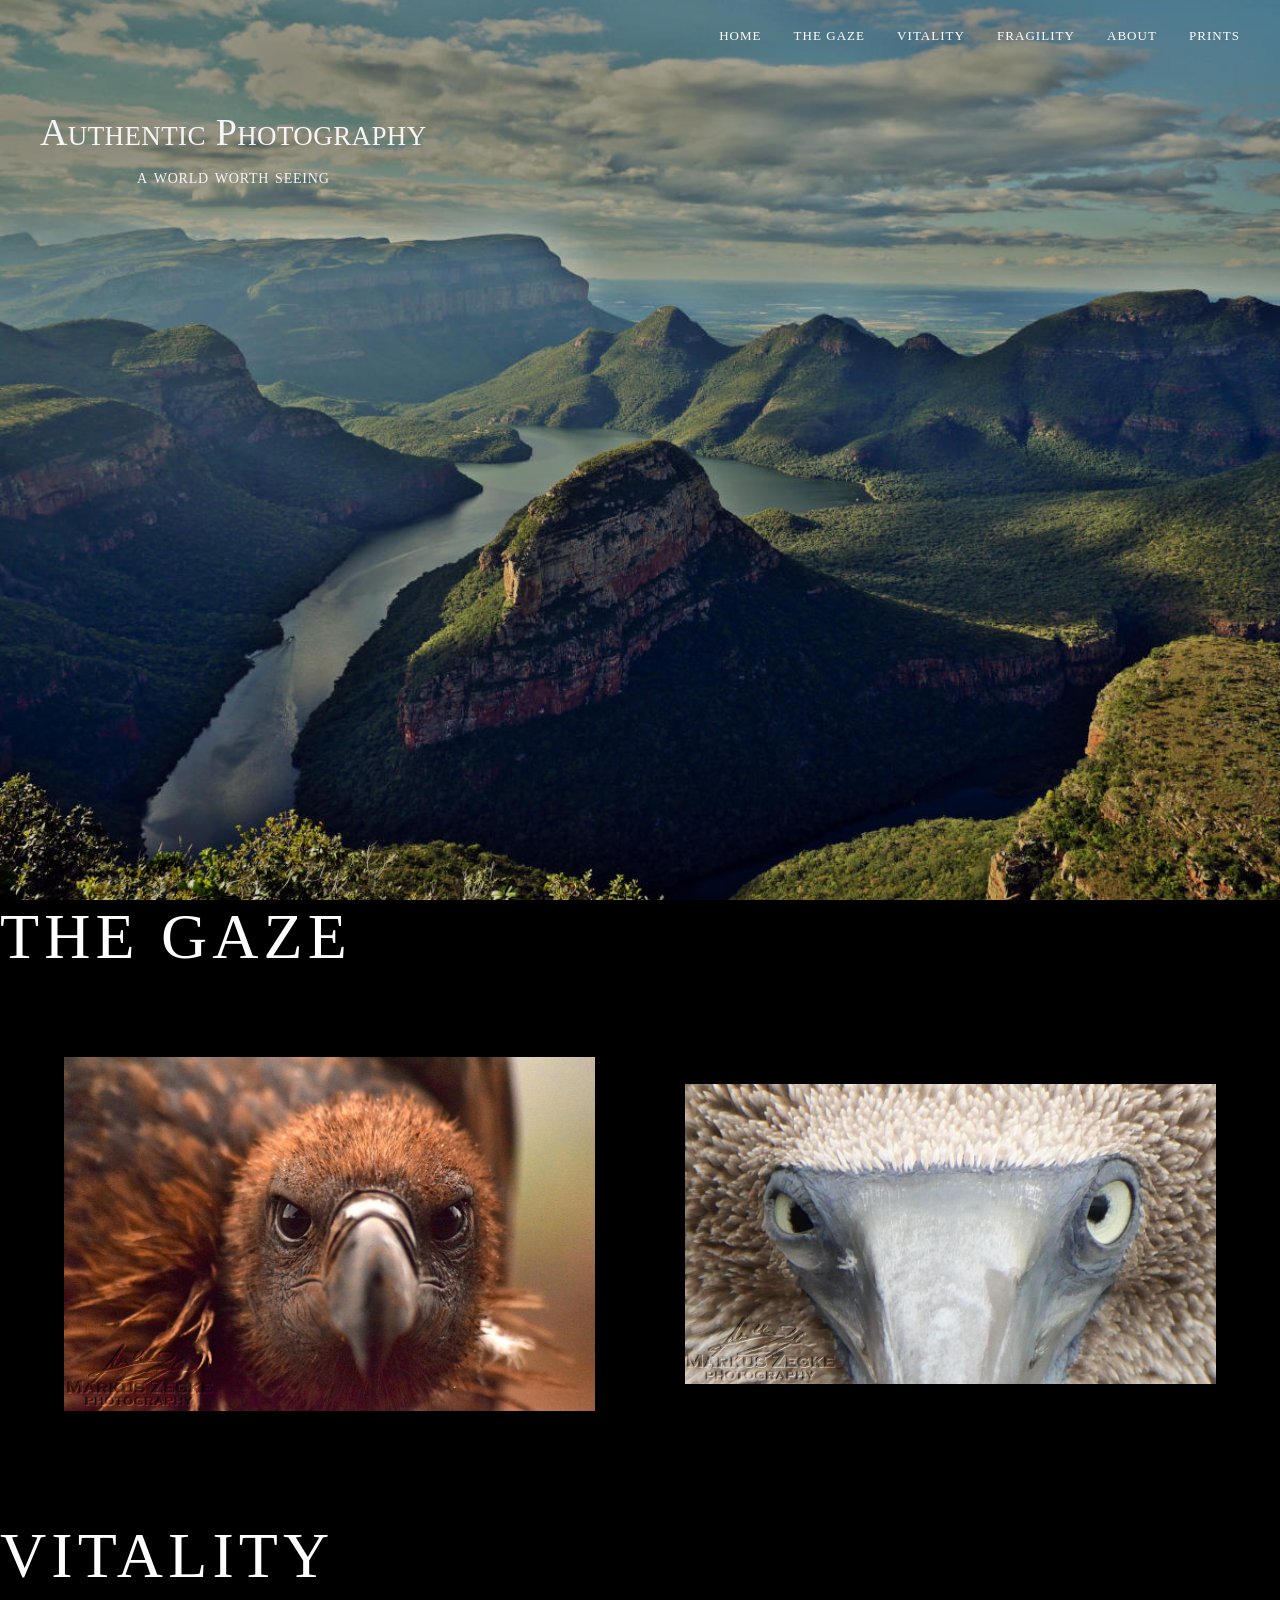
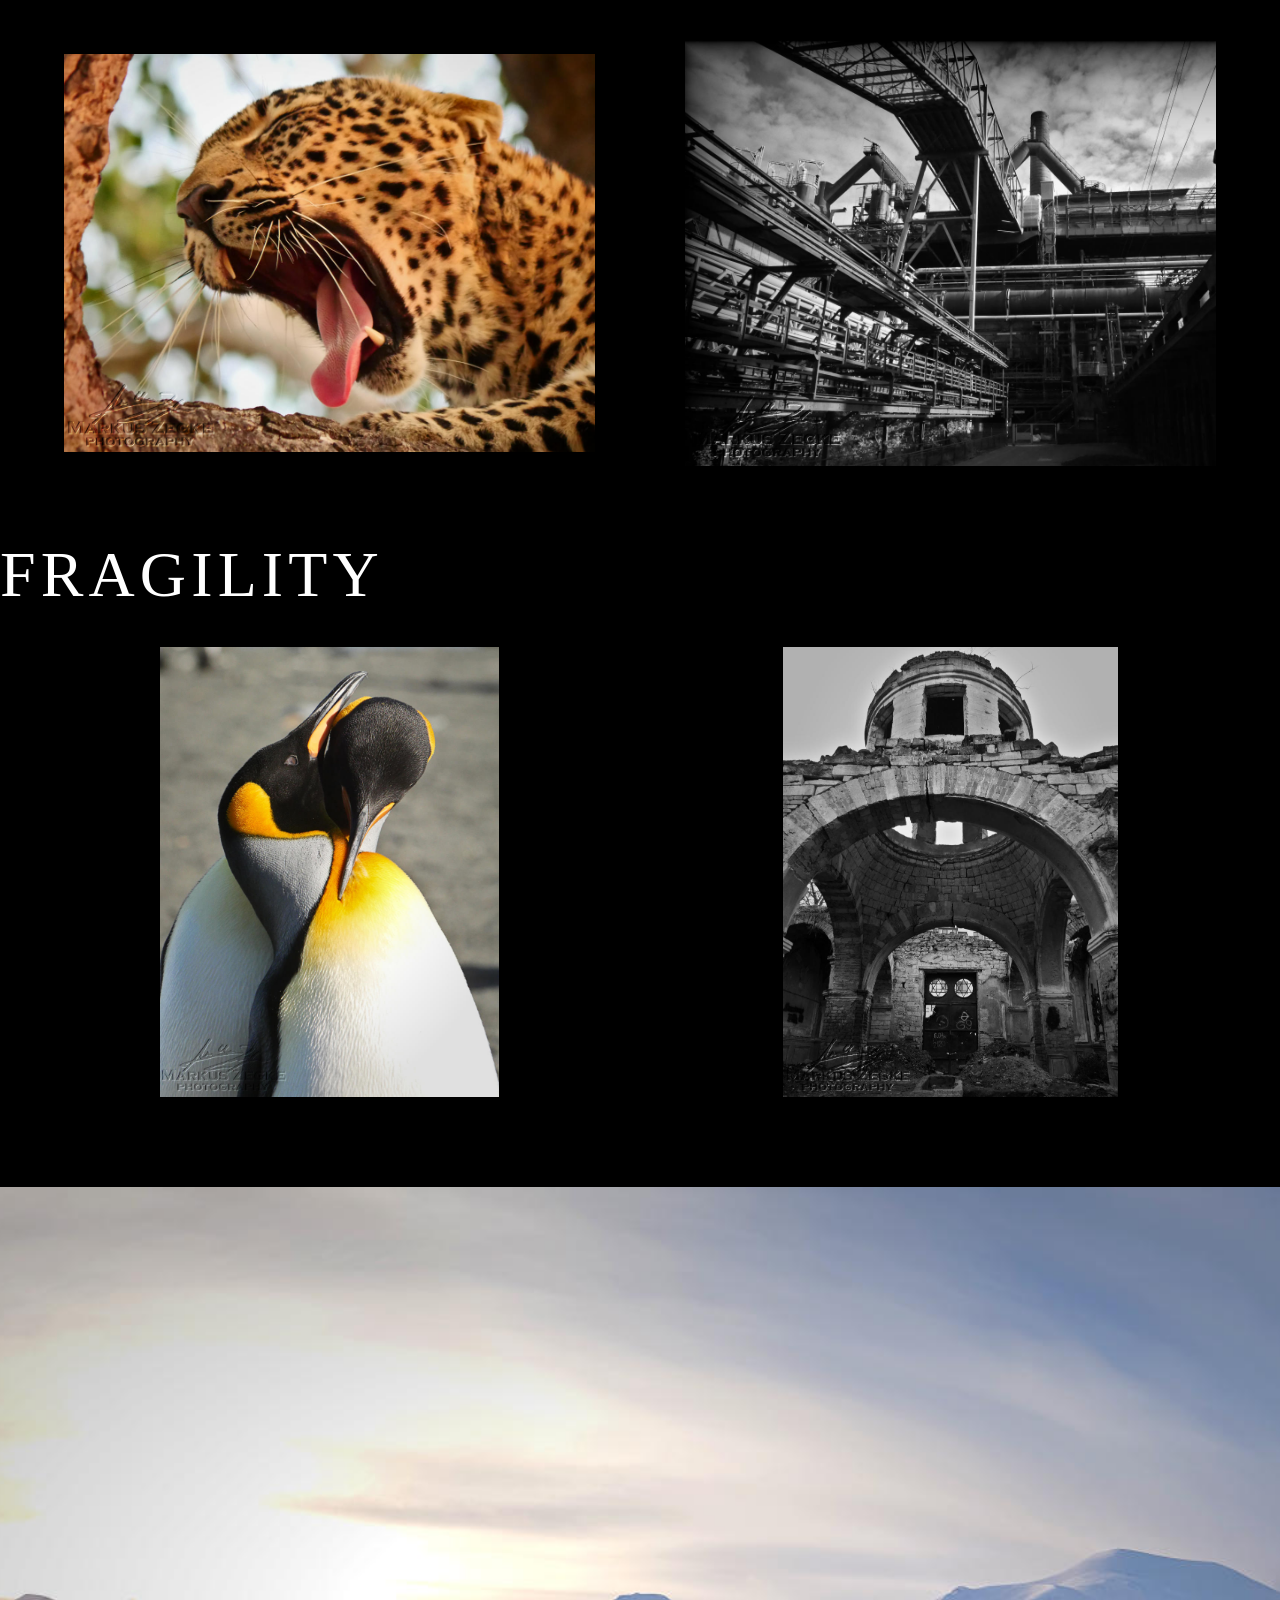
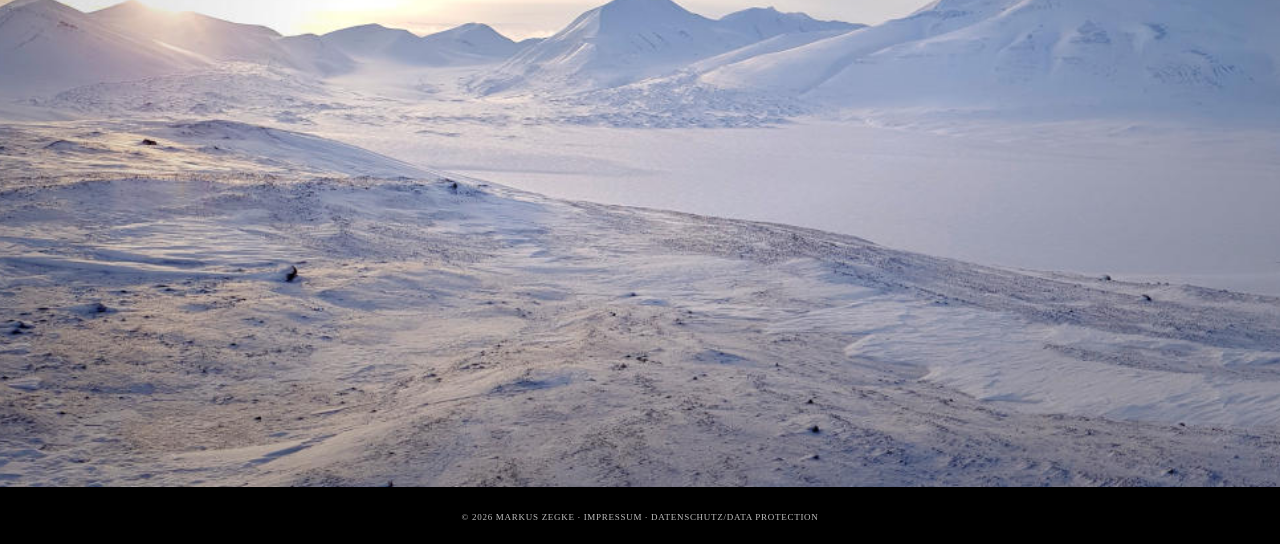
<file: index.html>
<!DOCTYPE html>
<html lang="en">

<head>
    <meta charset="UTF-8">
    <meta name="viewport" content="width=device-width, initial-scale=1.0">

    <title>Authentic Photography</title>

    <link rel="stylesheet" href="css/style.css">


    <script data-goatcounter="https://markus-zegke.goatcounter.com/count"
    async src="//gc.zgo.at/count.js"></script>
</head>

<body>
    <body class="home-page"></body>
    <header>
        <nav>
            <button class="menu-toggle" aria-label="Open menu">
                <span></span>
                <span></span>
                <span></span>
            </button>
        
            <div class="mobile-menu">
                <a href="index.html">Home</a>
                <a href="gaze.html">The Gaze</a>
                <a href="vitality.html">Vitality</a>
                <a href="fragility.html">Fragility</a>
                <a href="about.html">About</a>
                <a href="prints.html">Prints</a>
            </div>
        </nav>
    </header>


    <main>
      
        <!-- INTRO -->

        <section class="homepage-hero">
            <img src="images/intro/P1320345aweb.JPG" alt="Landscape">

            <div class="homepage-title">
                <h1>Authentic Photography</h1>
                <p>a world worth seeing</p>
            </div>
        </section>


        <!-- THE GAZE -->

        <section id="gaze">

            <h2><a href="gaze.html">The Gaze</a></h2>

            <div>
                <a href="gaze.html">
                    <img src="images/gaze/01-DSC_0889aweb.JPG" alt="Vulture">
                </a>
            
                <a href="gaze.html">
                    <img src="images/gaze/02-P1023856dweb.JPG" alt="Booby">
                </a>
            </div>

        </section>


        <!-- VITALITY -->

        <section id="vitality">

            <h2><a href="vitality.html">Vitality</a></h2>

            <div>
                <a href="vitality.html">
                    <img src="images/vitality/01-P1342949cweb.JPG" alt="Leopard">
                </a>
            
                <a href="vitality.html">
                    <img src="images/vitality/01-P1376415cweb.JPG" alt="Völklinger Hütte">
                </a>
            </div>

        </section>


        <!-- FRAGILITY -->

        <section id="fragility">

            <h2><a href="fragility.html">Fragility</a></h2>

            <div>
                <a href="fragility.html">
                    <img src="images/fragility/01-P1240104cweb.JPG" alt="Penguin">
                </a>
                <a href="fragility.html">
                    <img src="images/fragility/01-P1387700bweb.JPG" alt="Ruin">
                </a>
            </div>

        </section>

        <section class="bottom-panorama">
            <img src="images/intro/20240305_110701bweb.jpg"
                 alt="Landscape">
        </section>

    </main>

    <footer>
        <p>
            © 2026 Markus Zegke ·
            <a href="impressum.html">Impressum</a> ·
            <a href="datenschutz.html">Datenschutz/Data Protection</a>
        </p>
    </footer>

    <script src="js/menu.js"></script>
    
</body>

</html>
</file>
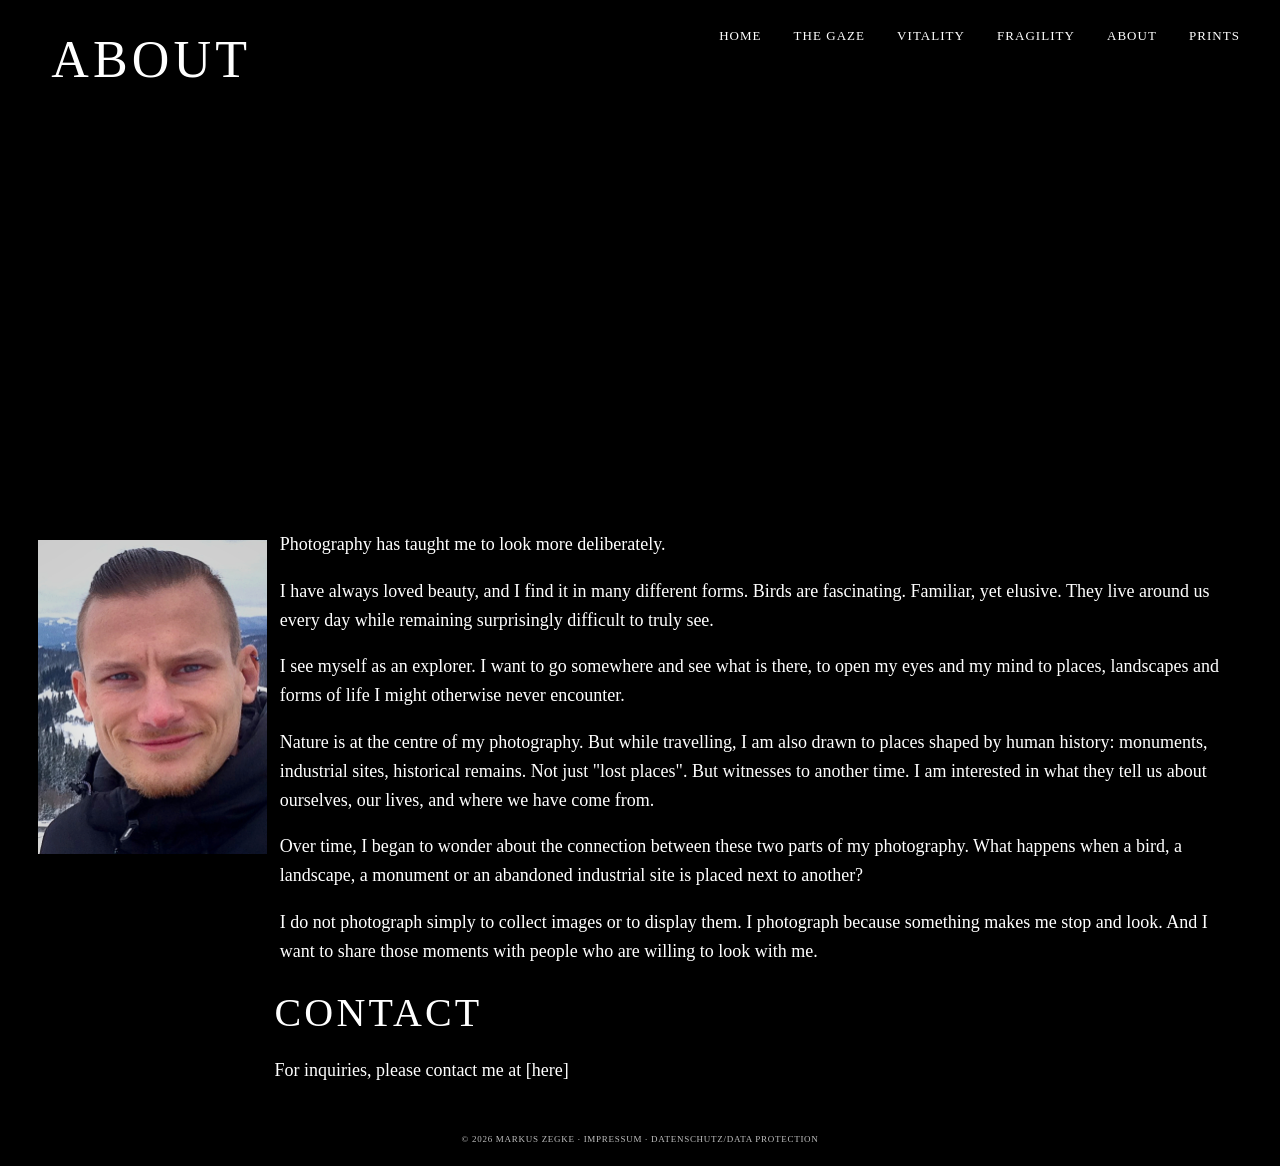
<file: about.html>
<!DOCTYPE html>
<html lang="en">

<head>
    <meta charset="UTF-8">
    <meta name="viewport" content="width=device-width, initial-scale=1.0">

    <title>About</title>

    <link rel="stylesheet" href="css/style.css">

    <script data-goatcounter="https://markus-zegke.goatcounter.com/count"
    async src="//gc.zgo.at/count.js"></script>

</head>

<body>

    <header>
        <nav>
            <button class="menu-toggle" aria-label="Open menu">
                <span></span>
                <span></span>
                <span></span>
            </button>
        
            <div class="mobile-menu">
                <a href="index.html">Home</a>
                <a href="gaze.html">The Gaze</a>
                <a href="vitality.html">Vitality</a>
                <a href="fragility.html">Fragility</a>
                <a href="about.html">About</a>
                <a href="prints.html">Prints</a>
            </div>
        </nav>
    </header>


    <main class="about">

        <section class="about-intro">
            <h1>ABOUT</h1>
        </section>


        <section class="about-content">

            <div class="about-portrait">
                <img src="images/about/IMG_1650a.JPG" alt="Portrait">
            </div>
        
            <div class="about-text">

            <p>
                Photography has taught me to look more deliberately.
            </p>

            <p>
                I have always loved beauty, and I find it in many different forms.
                Birds are fascinating. Familiar, yet elusive. They live around us every day 
                while remaining surprisingly difficult to truly see.
            </p>
            
            <p>
                I see myself as an explorer. I want to go somewhere and see what is there,
                to open my eyes and my mind to places, landscapes and forms of life
                I might otherwise never encounter.
            </p>

            <p>
                Nature is at the centre of my photography. But while travelling,
                I am also drawn to places shaped by human history: monuments, industrial sites, 
                historical remains. Not just "lost places". But witnesses to another time. 
                I am interested in what they tell us about ourselves, our lives, and where we have come from.
            </p>

            <p>
                Over time, I began to wonder about the connection between these two parts
                of my photography. What happens when a bird, a landscape, a monument
                or an abandoned industrial site is placed next to another?
            </p>

            <p>
                I do not photograph simply to collect images or to display them.
                I photograph because something makes me stop and look.
                And I want to share those moments with people who are willing to look with me.
            </p>

            </div>

        </section>

        <section class="about-contact" id="contact">
                <h2>CONTACT</h2>

                 <p>
                For inquiries, please contact me at
                <a href="mailto:[name.surname@gmail.com]">[here]</a>
                 </p>
        </section>

    </main>

    <footer>
        <p>
            © 2026 Markus Zegke ·
            <a href="impressum.html">Impressum</a> ·
            <a href="datenschutz.html">Datenschutz/Data Protection</a>
        </p>
    </footer>

    <script src="js/menu.js"></script>

</body>

</html>
</file>
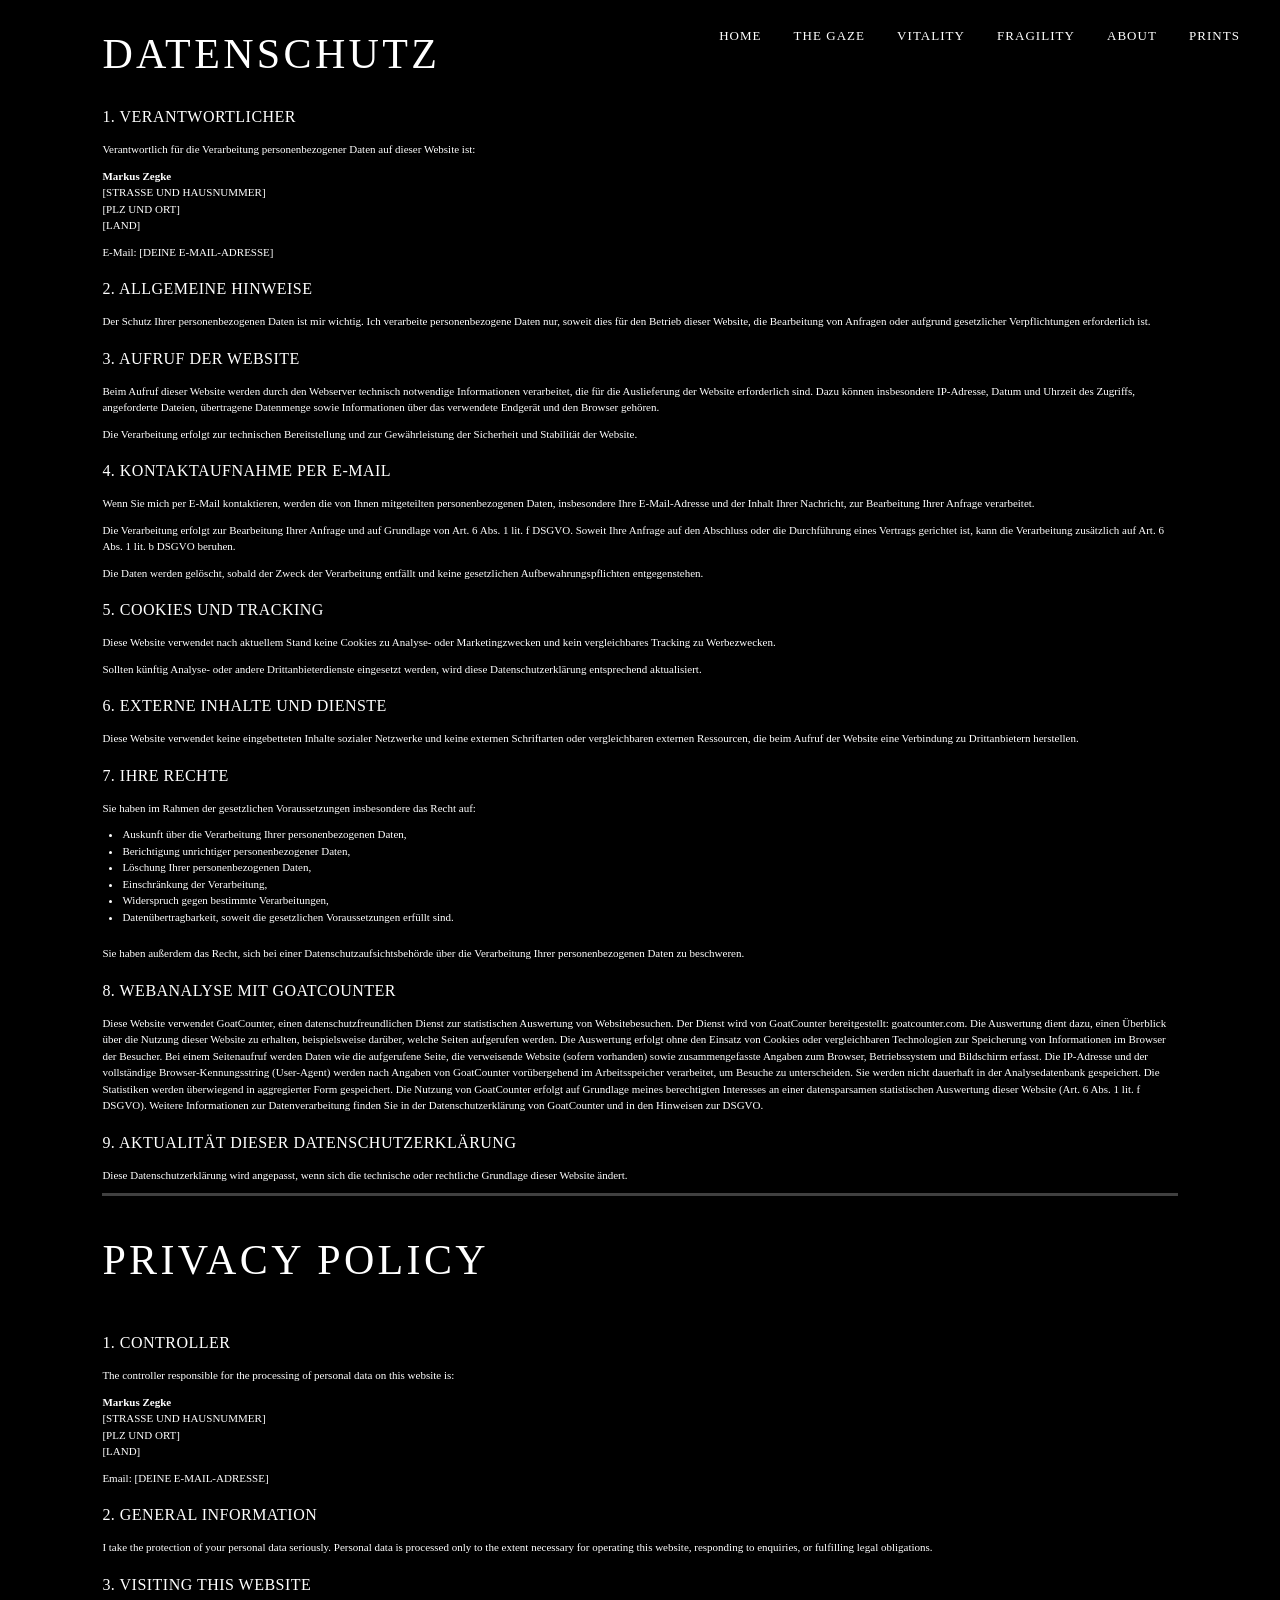
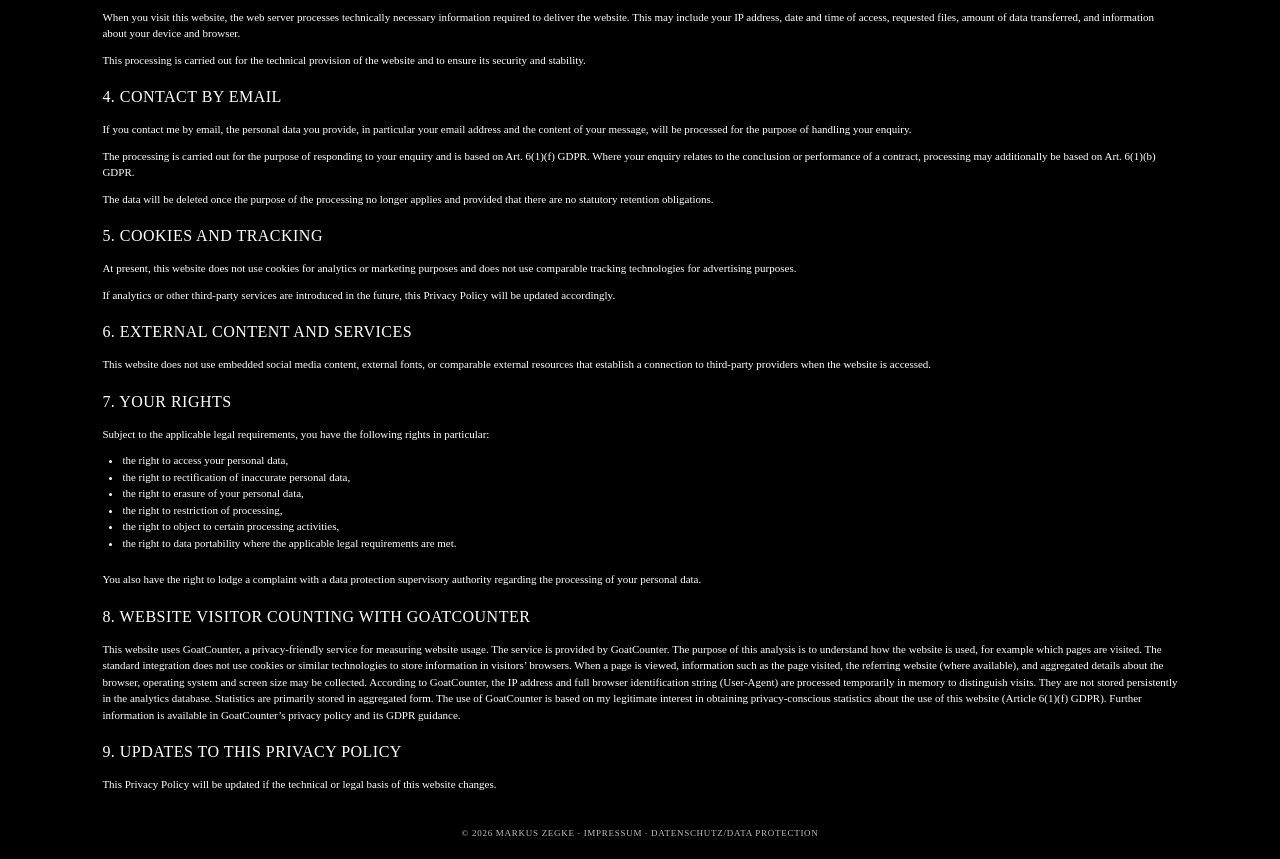
<file: datenschutz.html>
<!DOCTYPE html>
<html lang="en">

<head>
    <meta charset="UTF-8">
    <meta name="viewport" content="width=device-width, initial-scale=1.0">

    <title>Datenschutz</title>

    <link rel="stylesheet" href="css/style.css">

    <script data-goatcounter="https://markus-zegke.goatcounter.com/count"
    async src="//gc.zgo.at/count.js"></script>

</head>

<body>
    <body class="datenschutz-page">
    <header>
        <nav>
            <button class="menu-toggle" aria-label="Open menu">
                <span></span>
                <span></span>
                <span></span>
            </button>

            <div class="mobile-menu">
                <a href="index.html">Home</a>
                <a href="gaze.html">The Gaze</a>
                <a href="vitality.html">Vitality</a>
                <a href="fragility.html">Fragility</a>
                <a href="about.html">About</a>
                <a href="prints.html">Prints</a>
            </div>
        </nav>

    </header>


    <main class="legal">

        <section class="legal-content">

            <h1>DATENSCHUTZ</h1>
        
            <!-- DEUTSCH -->
        
            <h2>1. Verantwortlicher</h2>
        
            <p>
                Verantwortlich für die Verarbeitung personenbezogener Daten
                auf dieser Website ist:
            </p>
        
            <p>
                <strong>Markus Zegke</strong><br>
                [STRASSE UND HAUSNUMMER]<br>
                [PLZ UND ORT]<br>
                [LAND]
            </p>
        
            <p>
                E-Mail:
                <a href="mailto:[DEINE E-MAIL-ADRESSE]">
                    [DEINE E-MAIL-ADRESSE]
                </a>
            </p>
        
            <h2>2. Allgemeine Hinweise</h2>
        
            <p>
                Der Schutz Ihrer personenbezogenen Daten ist mir wichtig.
                Ich verarbeite personenbezogene Daten nur, soweit dies für
                den Betrieb dieser Website, die Bearbeitung von Anfragen
                oder aufgrund gesetzlicher Verpflichtungen erforderlich ist.
            </p>
        
            <h2>3. Aufruf der Website</h2>
        
            <p>
                Beim Aufruf dieser Website werden durch den Webserver
                technisch notwendige Informationen verarbeitet, die für die
                Auslieferung der Website erforderlich sind. Dazu können
                insbesondere IP-Adresse, Datum und Uhrzeit des Zugriffs,
                angeforderte Dateien, übertragene Datenmenge sowie
                Informationen über das verwendete Endgerät und den Browser
                gehören.
            </p>
        
            <p>
                Die Verarbeitung erfolgt zur technischen Bereitstellung und
                zur Gewährleistung der Sicherheit und Stabilität der Website.
            </p>
        
            <h2>4. Kontaktaufnahme per E-Mail</h2>
        
            <p>
                Wenn Sie mich per E-Mail kontaktieren, werden die von Ihnen
                mitgeteilten personenbezogenen Daten, insbesondere Ihre
                E-Mail-Adresse und der Inhalt Ihrer Nachricht, zur Bearbeitung
                Ihrer Anfrage verarbeitet.
            </p>
        
            <p>
                Die Verarbeitung erfolgt zur Bearbeitung Ihrer Anfrage und
                auf Grundlage von Art. 6 Abs. 1 lit. f DSGVO. Soweit Ihre
                Anfrage auf den Abschluss oder die Durchführung eines
                Vertrags gerichtet ist, kann die Verarbeitung zusätzlich
                auf Art. 6 Abs. 1 lit. b DSGVO beruhen.
            </p>
        
            <p>
                Die Daten werden gelöscht, sobald der Zweck der Verarbeitung
                entfällt und keine gesetzlichen Aufbewahrungspflichten
                entgegenstehen.
            </p>
        
            <h2>5. Cookies und Tracking</h2>
        
            <p>
                Diese Website verwendet nach aktuellem Stand keine Cookies
                zu Analyse- oder Marketingzwecken und kein vergleichbares
                Tracking zu Werbezwecken.
            </p>
        
            <p>
                Sollten künftig Analyse- oder andere Drittanbieterdienste
                eingesetzt werden, wird diese Datenschutzerklärung
                entsprechend aktualisiert.
            </p>
        
            <h2>6. Externe Inhalte und Dienste</h2>
        
            <p>
                Diese Website verwendet keine eingebetteten Inhalte sozialer 
                Netzwerke und keine externen Schriftarten oder vergleichbaren 
                externen Ressourcen, die beim Aufruf der Website eine Verbindung 
                zu Drittanbietern herstellen.
            </p>
        
            <h2>7. Ihre Rechte</h2>
        
            <p>
                Sie haben im Rahmen der gesetzlichen Voraussetzungen
                insbesondere das Recht auf:
            </p>
        
            <ul>
                <li>Auskunft über die Verarbeitung Ihrer personenbezogenen Daten,</li>
                <li>Berichtigung unrichtiger personenbezogener Daten,</li>
                <li>Löschung Ihrer personenbezogenen Daten,</li>
                <li>Einschränkung der Verarbeitung,</li>
                <li>Widerspruch gegen bestimmte Verarbeitungen,</li>
                <li>Datenübertragbarkeit, soweit die gesetzlichen Voraussetzungen erfüllt sind.</li>
            </ul>
        
            <p>
                Sie haben außerdem das Recht, sich bei einer
                Datenschutzaufsichtsbehörde über die Verarbeitung Ihrer
                personenbezogenen Daten zu beschweren.
            </p>
        
            <h2>8. Webanalyse mit GoatCounter</h2>
        
            <p>
                Diese Website verwendet GoatCounter, einen datenschutzfreundlichen Dienst zur statistischen 
                Auswertung von Websitebesuchen. Der Dienst wird von GoatCounter bereitgestellt: goatcounter.com.

                Die Auswertung dient dazu, einen Überblick über die Nutzung dieser Website zu erhalten, 
                beispielsweise darüber, welche Seiten aufgerufen werden. Die Auswertung erfolgt ohne den 
                Einsatz von Cookies oder vergleichbaren Technologien zur Speicherung von Informationen im 
                Browser der Besucher.

                Bei einem Seitenaufruf werden Daten wie die aufgerufene Seite, die verweisende Website 
                (sofern vorhanden) sowie zusammengefasste Angaben zum Browser, Betriebssystem und Bildschirm 
                erfasst. Die IP-Adresse und der vollständige Browser-Kennungsstring (User-Agent) werden nach 
                Angaben von GoatCounter vorübergehend im Arbeitsspeicher verarbeitet, um Besuche zu 
                unterscheiden. Sie werden nicht dauerhaft in der Analysedatenbank gespeichert. Die Statistiken 
                werden überwiegend in aggregierter Form gespeichert.

                Die Nutzung von GoatCounter erfolgt auf Grundlage meines berechtigten Interesses an einer 
                datensparsamen statistischen Auswertung dieser Website (Art. 6 Abs. 1 lit. f DSGVO). Weitere 
                Informationen zur Datenverarbeitung finden Sie in der Datenschutzerklärung von GoatCounter und 
                in den Hinweisen zur DSGVO.
            </p>

            <h2>9. Aktualität dieser Datenschutzerklärung</h2>
        
            <p>
                Diese Datenschutzerklärung wird angepasst, wenn sich die
                technische oder rechtliche Grundlage dieser Website ändert.
            </p>       
        
            <!-- ENGLISH -->
        
            <div class="legal-language-divider">
                <h1 lang="en">PRIVACY POLICY</h1>
            </div>
        
            <div lang="en">
        
                <h2>1. Controller</h2>
        
                <p>
                    The controller responsible for the processing of personal
                    data on this website is:
                </p>
        
                <p>
                    <strong>Markus Zegke</strong><br>
                    [STRASSE UND HAUSNUMMER]<br>
                    [PLZ UND ORT]<br>
                    [LAND]
                </p>
        
                <p>
                    Email:
                    <a href="mailto:[DEINE E-MAIL-ADRESSE]">
                        [DEINE E-MAIL-ADRESSE]
                    </a>
                </p>
        
                <h2>2. General Information</h2>
        
                <p>
                    I take the protection of your personal data seriously.
                    Personal data is processed only to the extent necessary
                    for operating this website, responding to enquiries,
                    or fulfilling legal obligations.
                </p>
        
                <h2>3. Visiting This Website</h2>
        
                <p>
                    When you visit this website, the web server processes
                    technically necessary information required to deliver
                    the website. This may include your IP address, date and
                    time of access, requested files, amount of data transferred,
                    and information about your device and browser.
                </p>
        
                <p>
                    This processing is carried out for the technical provision
                    of the website and to ensure its security and stability.
                </p>
        
                <h2>4. Contact by Email</h2>
        
                <p>
                    If you contact me by email, the personal data you provide,
                    in particular your email address and the content of your
                    message, will be processed for the purpose of handling
                    your enquiry.
                </p>
        
                <p>
                    The processing is carried out for the purpose of responding
                    to your enquiry and is based on Art. 6(1)(f) GDPR. Where
                    your enquiry relates to the conclusion or performance of
                    a contract, processing may additionally be based on
                    Art. 6(1)(b) GDPR.
                </p>
        
                <p>
                    The data will be deleted once the purpose of the processing
                    no longer applies and provided that there are no statutory
                    retention obligations.
                </p>
        
                <h2>5. Cookies and Tracking</h2>
        
                <p>
                    At present, this website does not use cookies for analytics
                    or marketing purposes and does not use comparable tracking
                    technologies for advertising purposes.
                </p>
        
                <p>
                    If analytics or other third-party services are introduced
                    in the future, this Privacy Policy will be updated accordingly.
                </p>
        
                <h2>6. External Content and Services</h2>
        
                <p>
                    This website does not use embedded social media
                    content, external fonts, or comparable external resources
                    that establish a connection to third-party providers when
                    the website is accessed.
                </p>
        
                <h2>7. Your Rights</h2>
        
                <p>
                    Subject to the applicable legal requirements, you have the
                    following rights in particular:
                </p>
        
                <ul>
                    <li>the right to access your personal data,</li>
                    <li>the right to rectification of inaccurate personal data,</li>
                    <li>the right to erasure of your personal data,</li>
                    <li>the right to restriction of processing,</li>
                    <li>the right to object to certain processing activities,</li>
                    <li>the right to data portability where the applicable legal requirements are met.</li>
                </ul>
        
                <p>
                    You also have the right to lodge a complaint with a
                    data protection supervisory authority regarding the
                    processing of your personal data.
                </p>
        
                <h2>8. Website visitor counting with GoatCounter</h2>
        
                <p>
                    This website uses GoatCounter, a privacy-friendly service for measuring website usage. 
                    The service is provided by GoatCounter.

                    The purpose of this analysis is to understand how the website is used, for example 
                    which pages are visited. The standard integration does not use cookies or similar 
                    technologies to store information in visitors’ browsers.

                    When a page is viewed, information such as the page visited, the referring website 
                    (where available), and aggregated details about the browser, operating system and 
                    screen size may be collected. According to GoatCounter, the IP address and full browser 
                    identification string (User-Agent) are processed temporarily in memory to distinguish 
                    visits. They are not stored persistently in the analytics database. Statistics are 
                    primarily stored in aggregated form.

                    The use of GoatCounter is based on my legitimate interest in obtaining privacy-conscious 
                    statistics about the use of this website (Article 6(1)(f) GDPR). Further information is 
                    available in GoatCounter’s privacy policy and its GDPR guidance.
                </p>

                <h2>9. Updates to This Privacy Policy</h2>
        
                <p>
                    This Privacy Policy will be updated if the technical
                    or legal basis of this website changes.
                </p>
        
            </div>
        
        </section>

    </main>


    <footer>
        <p>
            © 2026 Markus Zegke ·
            <a href="impressum.html">Impressum</a> ·
            <a href="datenschutz.html">Datenschutz/Data Protection</a>
        </p>
    </footer>


    <script src="js/menu.js"></script>

</body>

</html>
</file>
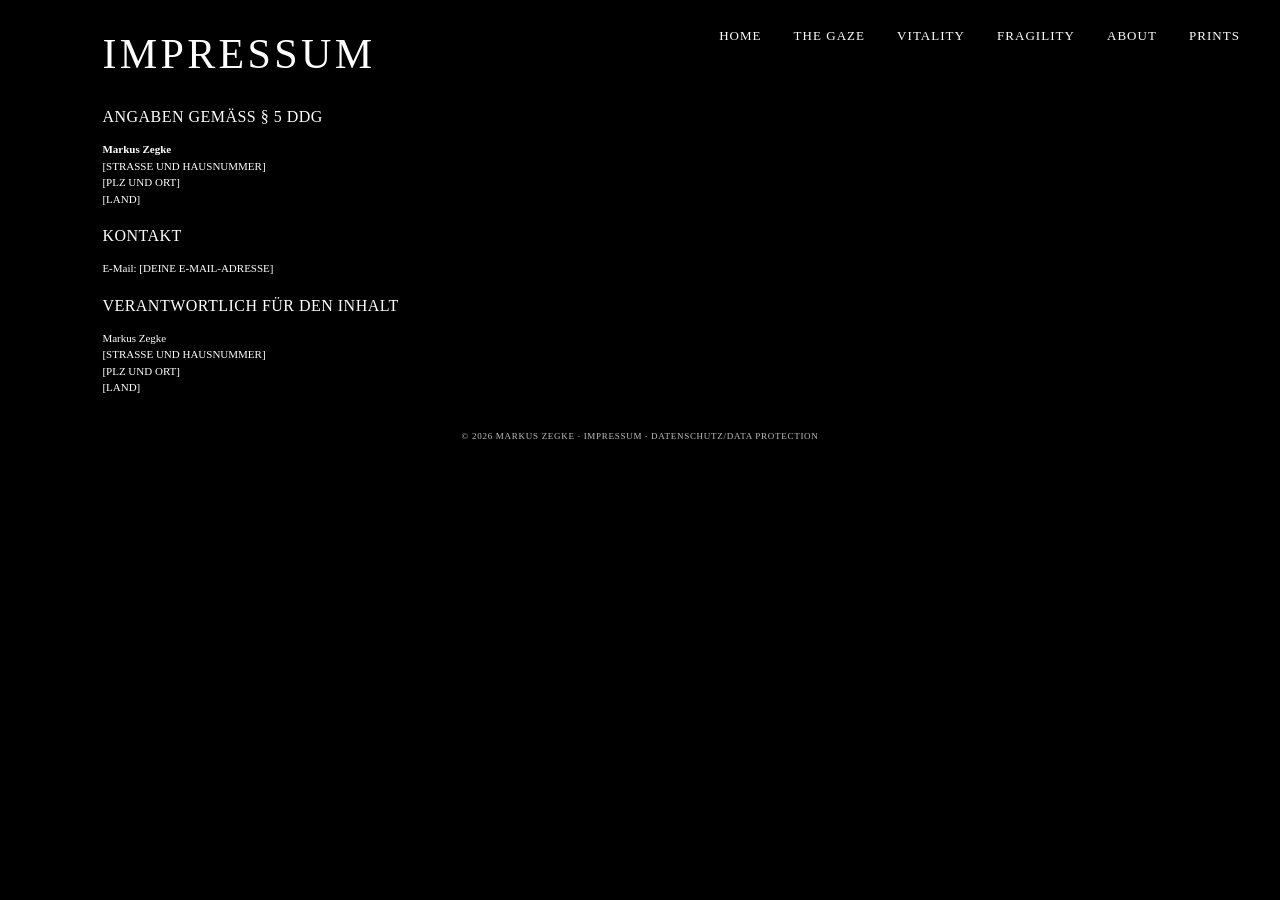
<file: impressum.html>
<!DOCTYPE html>
<html lang="en">

<head>
    <meta charset="UTF-8">
    <meta name="viewport" content="width=device-width, initial-scale=1.0">

    <title>Impressum</title>

    <link rel="stylesheet" href="css/style.css">

    <script data-goatcounter="https://markus-zegke.goatcounter.com/count"
    async src="//gc.zgo.at/count.js"></script>
</head>

<body>
    <body class="impressum-page">
    <header>
        <nav>
            <button class="menu-toggle" aria-label="Open menu">
                <span></span>
                <span></span>
                <span></span>
            </button>

            <div class="mobile-menu">
                <a href="index.html">Home</a>
                <a href="gaze.html">The Gaze</a>
                <a href="vitality.html">Vitality</a>
                <a href="fragility.html">Fragility</a>
                <a href="about.html">About</a>
                <a href="prints.html">Prints</a>
            </div>
        </nav>
    </header>


    <main class="legal">

        <section class="legal-content">

            <h1>IMPRESSUM</h1>

            <h2>Angaben gemäß § 5 DDG</h2>

            <p>
                <strong>Markus Zegke</strong><br>
                [STRASSE UND HAUSNUMMER]<br>
                [PLZ UND ORT]<br>
                [LAND]
            </p>

            <h2>Kontakt</h2>

            <p>
                E-Mail:
                <a href="mailto:[DEINE E-MAIL-ADRESSE]">
                    [DEINE E-MAIL-ADRESSE]
                </a>
            </p>

            <h2>Verantwortlich für den Inhalt</h2>

            <p>
                Markus Zegke<br>
                [STRASSE UND HAUSNUMMER]<br>
                [PLZ UND ORT]<br>
                [LAND]
            </p>

        </section>

    </main>


    <footer>
        <p>
            © 2026 Markus Zegke ·
            <a href="impressum.html">Impressum</a> ·
            <a href="datenschutz.html">Datenschutz/Data Protection</a>
        </p>
    </footer>


    <script src="js/menu.js"></script>

</body>

</html>
</file>
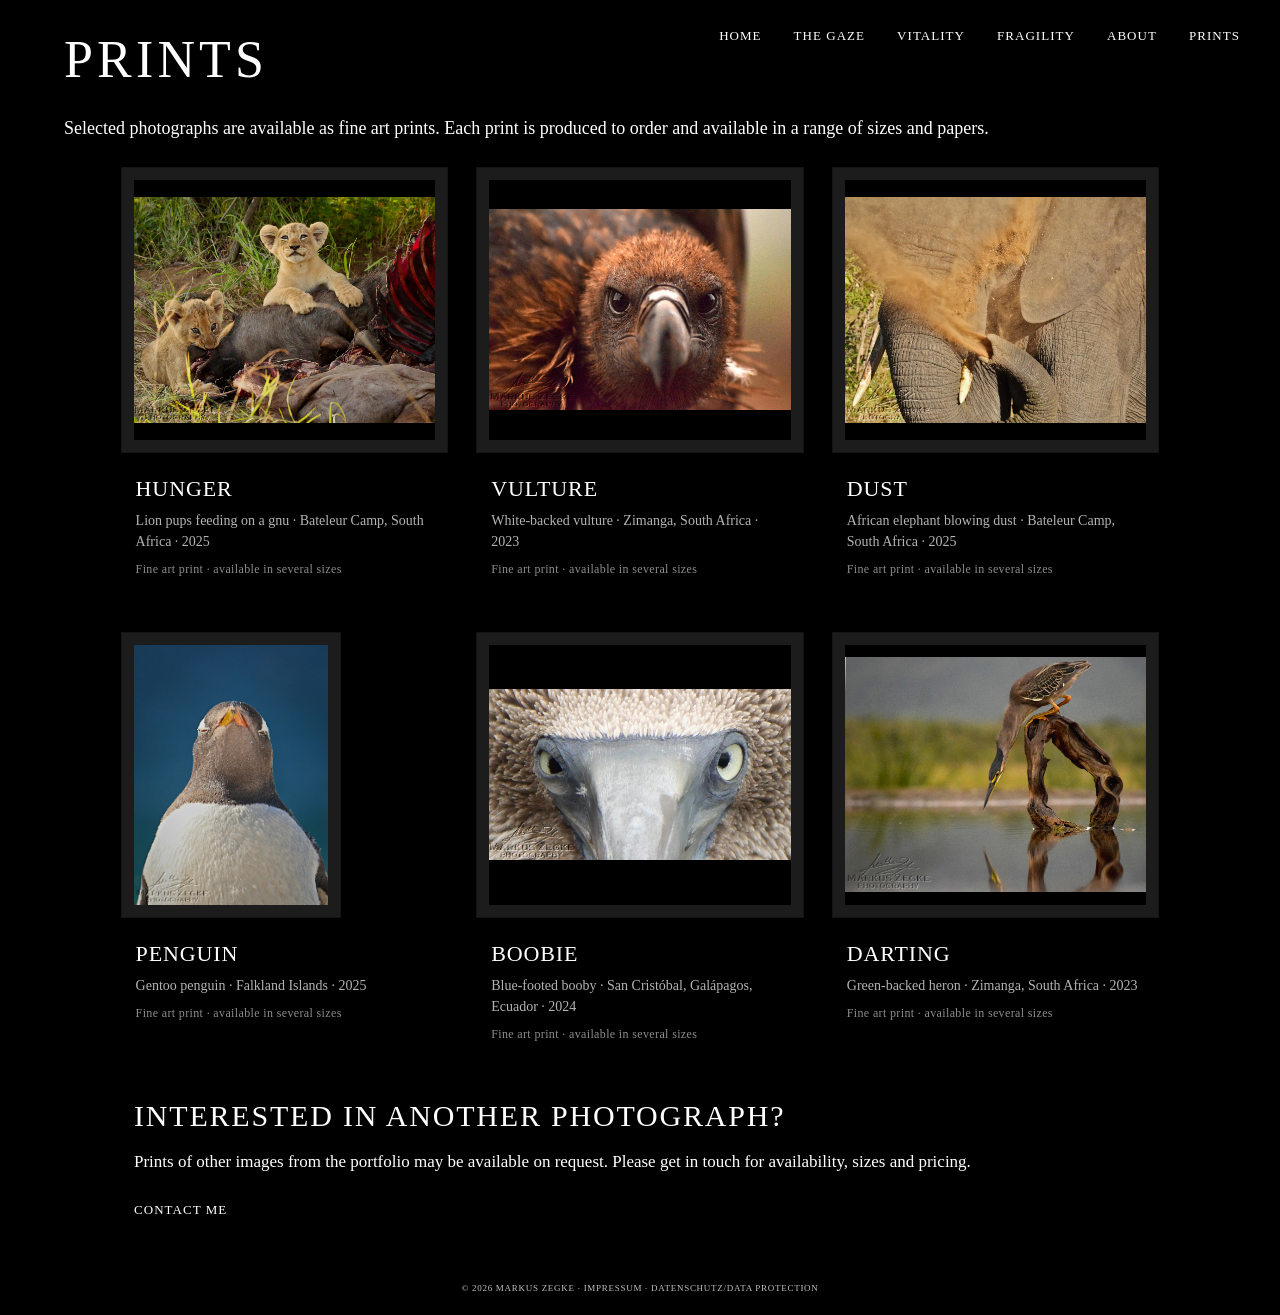
<file: prints.html>
<!DOCTYPE html>
<html lang="en">

<head>
    <meta charset="UTF-8">
    <meta name="viewport" content="width=device-width, initial-scale=1.0">

    <title>Prints</title>

    <link rel="stylesheet" href="css/style.css">

    <script data-goatcounter="https://markus-zegke.goatcounter.com/count"
    async src="//gc.zgo.at/count.js"></script>
</head>

<body>

    <header>
        <nav>
            <button class="menu-toggle" aria-label="Open menu">
                <span></span>
                <span></span>
                <span></span>
            </button>

            <div class="mobile-menu">
                <a href="index.html">Home</a>
                <a href="gaze.html">The Gaze</a>
                <a href="vitality.html">Vitality</a>
                <a href="fragility.html">Fragility</a>
                <a href="about.html">About</a>
                <a href="prints.html">Prints</a>
            </div>
        </nav>
    </header>


    <main class="prints">


        <section class="prints-intro">

            <h1>PRINTS</h1>

            <p>
                Selected photographs are available as fine art prints.
                Each print is produced to order and available in a range
                of sizes and papers.
            </p>

        </section>


        <section class="prints-grid">

            <article class="print-item">

                <div class="print-content">
            
                    <div class="print-frame">
                        <img src="images/vitality/P1331336cweb.JPG"
                             alt="Hunger">
                    </div>
            
                    <div class="print-info">
            
                        <h2>Hunger</h2>
            
                        <p class="print-location">
                            Lion pups feeding on a gnu · Bateleur Camp, South Africa · 2025
                        </p>
            
                        <p class="print-details">
                            Fine art print · available in several sizes
                        </p>
            
                    </div>
            
                </div>
            
            </article>


            <article class="print-item">

                <div class="print-content">
            
                    <div class="print-frame">
                        <img src="images/gaze/01-DSC_0889aweb.JPG"
                             alt="Vulture">
                    </div>
            
                    <div class="print-info">
            
                        <h2>Vulture</h2>
            
                        <p class="print-location">
                            White-backed vulture · Zimanga, South Africa · 2023
                        </p>
            
                        <p class="print-details">
                            Fine art print · available in several sizes
                        </p>
            
                    </div>
            
                </div>
            
            </article>


            <article class="print-item">

                <div class="print-content">
            
                    <div class="print-frame">
                        <img src="images/vitality/P1331789aweb.JPG"
                             alt="Dust">
                    </div>
            
                    <div class="print-info">
            
                        <h2>Dust</h2>
            
                        <p class="print-location">
                            African elephant blowing dust · Bateleur Camp, South Africa · 2025
                        </p>
            
                        <p class="print-details">
                            Fine art print · available in several sizes
                        </p>
            
                    </div>
            
                </div>

            </article>


            <article class="print-item">

                <div class="print-content">
            
                    <div class="print-frame">
                        <img src="images/gaze/08-P1193024eweba.JPG"
                             alt="Gentoo">
                    </div>
            
                    <div class="print-info">
            
                        <h2>Penguin</h2>
            
                        <p class="print-location">
                            Gentoo penguin · Falkland Islands · 2025
                        </p>
            
                        <p class="print-details">
                            Fine art print · available in several sizes
                        </p>
            
                    </div>
            
                </div>
            
            </article>

            <article class="print-item">

                <div class="print-content">
            
                    <div class="print-frame">
                        <img src="images/gaze/02-P1023856dweb.JPG"
                             alt="Boobie">
                    </div>
            
                    <div class="print-info">
            
                        <h2>Boobie</h2>
            
                        <p class="print-location">
                            Blue-footed booby · San Cristóbal, Galápagos, Ecuador · 2024
                        </p>
            
                        <p class="print-details">
                            Fine art print · available in several sizes
                        </p>
            
                    </div>
            
                </div>
            
            </article>

            <article class="print-item">

                <div class="print-content">
            
                    <div class="print-frame">
                        <img src="images/vitality/04-DSC_0146eweb.JPG"
                             alt="Darting">
                    </div>
            
                    <div class="print-info">
            
                        <h2>Darting</h2>
            
                        <p class="print-location">
                            Green-backed heron · Zimanga, South Africa · 2023
                        </p>
            
                        <p class="print-details">
                            Fine art print · available in several sizes
                        </p>
            
                    </div>
            
                </div>
            
            </article>


        </section>


        <section class="prints-enquiry">

            <h2>iNTERESTED IN ANOTHER PHOTOGRAPH?</h2>

            <p>
                Prints of other images from the portfolio may be
                available on request. Please get in touch for
                availability, sizes and pricing.
            </p>

            <p>
                <a href="about.html#contact">CONTACT ME</a>
            </p>

        </section>


    </main>


    <footer>
        <p>
            © 2026 Markus Zegke ·
            <a href="impressum.html">Impressum</a> ·
            <a href="datenschutz.html">Datenschutz/Data Protection</a>
        </p>
    </footer>


    <script src="js/menu.js"></script>

</body>

</html>
</file>
<file: css/style.css>
* {
    box-sizing: border-box;
}

html,
body {
    overflow-x: hidden;
}

html {
    scroll-behavior: smooth;
}

body {
    margin: 0;
    background: #000000;
    color: #ffffff;
    font-family: Georgia, "Times New Roman", serif;
}

/* HEADER */

header {
    position: fixed;
    top: 0;
    left: 0;
    width: 100%;

    padding: 28px 40px;

    display: flex;
    justify-content: flex-end;
    align-items: center;

    z-index: 1000;
}

header h1 {
    margin: 0;

    font-size: 16px;
    font-weight: 400;

    letter-spacing: 0.08em;
}

nav {
    display: flex;
    gap: 32px;
}

nav a {
    color: #ffffff;
    text-decoration: none;

    font-size: 13px;
    text-transform: uppercase;
    letter-spacing: 0.08em;
}

.menu-toggle {
    display: none;
}

.mobile-menu {
    display: flex;
    gap: 32px;
}

.bottom-panorama {
    width: 100%;
    height: 100vh;
    overflow: hidden;
    padding: 0;
}

.bottom-panorama img {
    width: 100%;
    height: 100%;
    object-fit: cover;
    display: block;
}

body.home-page .bottom-panorama {
    margin-top: 90px;
}

/* INTRO */

main > section:first-child {
    width: 100%;
    height: 100vh;
}

main.legal > section:first-child {
    height: auto;
}

main > section:first-child img {
    width: 100%;
    height: 100%;
    object-fit: cover;
    display: block;
}


/* HOMEPAGE TITLE */

.homepage-hero {
    position: relative;
}

.homepage-title {
    position: absolute;
    top: 110px;
    left: 40px;
    z-index: 2;
    color: #f5f5f5;
    display: block;
    width: auto;
    margin: 0;
}

.homepage-title h1 {
    margin: 0;
    font-size: 38px;
    font-weight: 400;
    letter-spacing: 0.01em;
    text-transform: none;
    font-variant: small-caps;
}

.homepage-title p {
    margin: 8px 0 0;
    font-size: 20px;
    font-weight: 400;
    letter-spacing: 0.04em;
    line-height: 1.4;
    text-transform: none;
    text-align: center;
    font-variant: small-caps;
}

/* HOMEPAGE TITLE: MOBILE */

@media (max-width: 500px) {

    .homepage-title {
        left: 0;
        right: 0;
        width: 100%;
        text-align: center;
    }

    .homepage-title h1 {
        max-width: 100%;
        line-height: 1.2;
    }

    .homepage-title p {
        text-align: center;
    }

}

/* CHAPTERS */

main > section:not(:first-child) {
    padding: 0;
}

h2 {
    margin: 0 0 35px 0;

    font-size: 64px;
    font-weight: 400;

    letter-spacing: 0.08em;
    text-transform: uppercase;
}

h2 a {
    color: inherit;
    text-decoration: none;
}

/* IMAGE PAIRS */

section > div {
    width: 90%;
    margin-left: auto;
    margin-right: auto;

    display: grid;
    grid-template-columns: 1fr 1fr;
    gap: 90px;
    margin-bottom: 60px;
}

.about-content > div {
    width: auto;
    margin-left: 0;
    margin-right: 0;
    display: block;
    margin-bottom: 0;
}

#fragility > div {
    margin-bottom: 0;
}

section > div img {
    width: 100%;
    height: 450px;
    object-fit: contain;
    display: block;
}

/* HAMBURGER MENU: MOBILE AND TABLET */
@media (min-width: 701px) and (max-width: 849px) {
    .menu-toggle {
        display: flex;
    }

    .menu-toggle {
        position: relative;
        width: 22px;
        height: 14px;
        flex-direction: column;
        gap: 4px;
        background: none;
        border: none;
        padding: 0;
        cursor: pointer;
    }

    .menu-toggle span {
        position: absolute;
        left: 0;
        top: 50%;
        width: 22px;
        height: 1px;
        background: #ffffff;
        transition: transform 0.3s ease, opacity 0.3s ease;
    }

    .menu-toggle span:nth-child(1) {
        transform: translateY(-4px);
    }

    .menu-toggle span:nth-child(2) {
        transform: translateY(0);
    }

    .menu-toggle span:nth-child(3) {
        transform: translateY(4px);
    }

    .menu-toggle.open {
        transform: scale(0.9);
    }

    .menu-toggle.open span:nth-child(1) {
        transform: translateY(0) rotate(45deg);
    }

    .menu-toggle.open span:nth-child(2) {
        opacity: 0;
    }

    .menu-toggle.open span:nth-child(3) {
        transform: translateY(0) rotate(-45deg);
    }


    nav {
        gap: 0;
    }

    .mobile-menu {
        display: flex;
        flex-direction: column;
        gap: 20px;
        position: absolute;
        top: 60px;
        right: 20px;
        text-align: right;
        opacity: 0;
        pointer-events: none;
        transition: opacity 0.3s ease, transform 0.3s ease;
    }

    .mobile-menu.open {
        opacity: 1;
        pointer-events: auto;
    }
}

/* MOBILE */

@media (max-width: 700px) {

    header {
        padding: 28px 20px;
    }

    .mobile-menu {
        display: flex;
        flex-direction: column;
        gap: 20px;
        position: absolute;
        top: 60px;
        right: 20px;
        text-align: right;

        opacity: 0;
        pointer-events: none;
        transition: opacity 0.3s ease, transform 0.3s ease;
    }

    .mobile-menu.open {
        opacity: 1;
        pointer-events: auto;
    }

    .menu-toggle {
        display: flex;
        position: relative;
        width: 22px;
        height: 14px;
        flex-direction: column;
        gap: 4px;
        background: none;
        border: none;
        padding: 0;
        cursor: pointer;
    }

    .menu-toggle span {
        position: absolute;
        left: 0;
        top: 50%;
        width: 22px;
        height: 1px;
        background: #ffffff;
        transition: transform 0.3s ease, opacity 0.3s ease;
    }

    .menu-toggle.open {
        transform: scale(0.9);
    }

    .menu-toggle span:nth-child(1) {
        transform: translateY(-4px);
    }

    .menu-toggle span:nth-child(2) {
        transform: translateY(0);
    }

    .menu-toggle span:nth-child(3) {
        transform: translateY(4px);
    }

    .menu-toggle.open span:nth-child(1) {
        transform: translateY(0) rotate(45deg);
    }

    .menu-toggle.open span:nth-child(2) {
        opacity: 0;
    }

    .menu-toggle.open span:nth-child(3) {
        transform: translateY(0) rotate(-45deg);
    }

    h2 {
        font-size: 30px;
        margin: 0 0 5px 0;
    }

    section > div {
        grid-template-columns: 1fr;
        gap: 20px;
        margin-bottom: 20px;
    }

    section > div img {
        height: auto;
    }

    #gaze {
        padding-top: 10px;
    }

}

/* CHAPTER PAGES */

.chapter {
    padding: 0;
}

.chapter-intro {
    padding: 35px 5vw 0;
}

.chapter-intro h1 {
    margin: 0;
    font-size: 68px;
    font-weight: 400;
    letter-spacing: 0.08em;
}

.chapter-pair {
    width: 90%;
    margin: 0 auto 90px auto;

    display: grid;
    grid-template-columns: 1fr 1fr;
    gap: 30px;
}

.chapter-intro + .chapter-pair {
    margin-top: -450px;
}

.chapter-pair img {
    width: 100%;
    height: 450px;
    object-fit: contain;
    background: #000000;
    display: block;
}

/* Chapter layout: compact two-column range */
@media (min-width: 701px) and (max-width: 900px) {
    main.chapter > section.chapter-intro {
        height: auto;
    }

    main.chapter > section.chapter-intro + .chapter-pair {
        margin-top: 10px;
    }

    main.chapter .chapter-pair {
        grid-template-columns: 1fr 1fr;
        gap: 20px;
        margin-bottom: clamp(20px, 3vw, 50px);
    }

    main.chapter .chapter-pair img {
        height: clamp(240px, 33.33vw, 450px);
        object-fit: contain;
    }
}


/* CHAPTER TITLES: MOBILE AND TABLET */
@media (max-width: 1400px) {
    .chapter-intro h1 {
        font-size: 40px;
        line-height: 1;
    }

    main.chapter > section.chapter-intro {
        padding: 10px 20px 0;
    }
}

/* CHAPTER PAGES: DESKTOP */

/* Title size above 900px */
@media (min-width: 901px) {
    .chapter-intro h1 {
        font-size: 52px;
        line-height: normal;
    }
}

/* Image positioning: medium desktop */
@media (min-width: 901px) and (max-width: 1350px) {
    main.chapter > section.chapter-intro {
        height: auto;
    }

    main.chapter > section.chapter-intro + .chapter-pair {
        margin-top: 0;
    }
}

/* MOBILE CHAPTER PAGES */

@media (max-width: 700px) {

    main.chapter > section.chapter-intro {
        height: auto;
        min-height: 40px;
        padding: 10px 20px 0;
        position: relative;
    }

    .chapter-intro h1 {
        margin: 0;
        font-size: 40px;
        line-height: 1;
    }

    main.chapter > section.chapter-intro + .chapter-pair {
        margin-top: 10px;
    }

    .chapter-pair {
        position: relative;

        grid-template-columns: 1fr;
        gap: 20px;
        padding: 0 20px;
        margin-bottom: clamp(8px, 3vw, 24px);
    }

    .chapter-pair img {
        height: auto;
    }

}

.lightbox {
    position: fixed;
    inset: 0;

    background: rgba(0, 0, 0, 0.96);

    display: none;
    align-items: center;
    justify-content: center;

    z-index: 2000;
}

.lightbox.active {
    display: flex;
}

.lightbox img {
    max-width: 90vw;
    max-height: 90vh;

    width: auto;
    height: auto;

    object-fit: contain;
}

.lightbox-content {
    position: relative;
    display: flex;
    flex-direction: column;
    align-items: left;
}

#lightbox-text {
    margin-top: 1px;
    font-size: 14px;
    line-height: 1.5;
    letter-spacing: 0.02em;
}

.caption-main {
    color: #ffffff;
}

.caption-extra {
    margin-top: 1px;
    font-size: 13px;
    color: rgba(255, 255, 255, 0.95);
}

/* LIGHTBOX BUTTONS */

.lightbox button {
    position: fixed;
    z-index: 10;

    background: none;
    border: none;

    color: #ffffff;

    cursor: pointer;

    font-family: Georgia, "Times New Roman", serif;
}

.lightbox-close {
    top: 25px;
    right: 35px;

    font-size: 36px;
}

.lightbox-prev,
.lightbox-next {
    top: 50%;
    transform: translateY(-50%);

    font-size: 42px;
}

.lightbox-prev {
    left: 30px;
}

.lightbox-next {
    right: 30px;
}

/* MOBILE */

@media (max-width: 700px) {

    .lightbox img {
        max-width: 94vw;
        max-height: 85vh;
    }

    .lightbox-close {
        top: 15px;
        right: 20px;
    }

    .lightbox-prev {
        left: 12px;
    }

    .lightbox-next {
        right: 12px;
    }

}

/* ABOUT */

.about {
    padding: 0px 8vw 25px;
}

.about-intro {
    padding-top: 30px;
    margin-bottom: -460px;
    margin-left: -4vw;
}

.about-intro h1 {
    margin: 0;
    font-size: 52px;
    font-weight: 400;
    letter-spacing: 0.08em;
}

/* ABOUT: TABLET AND COMPACT DESKTOP */
@media (min-width: 701px) and (max-width: 900px) {
    .about-intro {
        padding-top: 10px;
        margin-bottom: -400px;
    }

    .about-intro h1 {
        font-size: 40px;
        line-height: 1;
    }
}

/* ABOUT: LARGE DESKTOP */
@media (min-width: 901px) and (max-width: 1350px) {
    .about-intro {
        margin-bottom: -360px;
    }
}

.about-content {
    width: calc(100% + 10vw);
    margin-left: -5vw;

    display: grid;
    grid-template-columns: 19% 1fr;
    gap: 1vw;
    align-items: start;
}

.about-portrait {
    grid-column: 1;
}

.about-text {
    grid-column: 2;
    width: 100%;
    margin-left: 0;
    margin-top: -10px;
    display: block;
}

.about-portrait img {
    width: 100%;
    height: auto;
    display: block;
}

.about-text p {
    margin: 0 0 18px 0;
    font-size: 18px;
    line-height: 1.6;
}

.about-contact {
    width: 65%;
    margin-left: 16%;
    margin-top: 5px;
}

.about-contact h2 {
    margin-bottom: 20px;
    font-size: 40px;
    font-weight: 400;
    letter-spacing: 0.08em;
}

.about-contact p {
    margin: 0;
    font-size: 18px;
    line-height: 1.6;
}

.about-contact a {
    color: #ffffff;
    text-decoration: none;
}

.about-contact a:hover {
    text-decoration: underline;
}

/* ABOUT MOBILE */

@media (max-width: 700px) {

    .about {
        padding: 20px 20px 60px;
    }

    .about-intro {
        padding: 10px 20px 0;
        margin-top: -20px;
        margin-bottom: 40px;
        margin-left: -20px;
    }

    .about-intro h1 {
        font-size: 40px;
        line-height: 1;
    }

    .about-content {
        width: 100%;
        margin-left: 0;
        margin-top: -35px;
        display: flex;
        flex-direction: column;
        gap: 20px;
    }

    .about-portrait {
        margin-top: -400px;
    }

    .about-text {
        margin-top: 0;
    }

    .about-text p {
        font-size: 18px;
        line-height: 1.6;
        margin-bottom: 30px;
    }

    .about-contact {
        width: 100%;
        margin-left: 0;
        margin-top: 10px;
    }

    .about-contact h2 {
        font-size: 30px;
        margin-bottom: 35px;
    }

}

/* ABOUT: 500–700px */
@media (min-width:500px) and (max-width:700px) {
    .about-portrait {
        align-self: stretch;
    }
}

/* FOOTER */

footer {
    width: 100%;
    padding: 24px 5vw 20px;
    text-align: center;
}

footer p {
    margin: 0;
    font-size: 9px;
    line-height: 1.4;
    letter-spacing: 0.08em;
    text-transform: uppercase;
    opacity: 0.75;
}

footer a {
    color: inherit;
    text-decoration: none;
}

footer a:hover {
    text-decoration: underline;
    opacity: 0.8;
}

/* Legal pages */

.legal {
    padding: 30px 8vw 60px;
}

.legal-content {
    width: 70%;
    max-width: 100%;
    min-width: 0;
    margin: 0 auto;
}

.legal-content h1 {
    margin: 0 0 30px 0;
    font-size: 42px;
    font-weight: 400;
    letter-spacing: 0.08em;
}

.legal-content h2 {
    margin: 20px 0 15px 0;
    font-size: 16px;
    font-weight: 400;
    letter-spacing: 0.03em;
}

.legal-content p,
.legal-content li {
    font-size: 11px;
    line-height: 1.5;
}

.legal-content p {
    margin: 0 0 10px 0;
}

.legal-content ul {
    margin: 0 0 20px 20px;
    padding: 0;
}

.legal-content a {
    color: #ffffff;
    text-decoration: none;
}

.legal-content a:hover {
    text-decoration: underline;
}

.legal-content > div {
    width: 100%;
    margin: 0;
    display: block;
}

.legal-language-divider {
    margin-top: 80px;
    padding-top: 40px;
    border-top: 3px solid rgba(255, 255, 255, 0.25);
}

.legal-language-divider h1 {
    margin-bottom: 50px;
}

.impressum-page .legal,
.datenschutz-page .legal {
    padding-bottom: 0px;
}

/* Prevent horizontal overflow on legal pages */

main.legal {
    width: 100%;
    max-width: 100%;
    overflow-x: hidden;
}

/* =========================
   PRINTS
   ========================= */

   .prints {
    padding: 30px 5vw 80px;
}

/* =========================
   INTRO
   ========================= */

.prints-intro {
    width: 70%;
    margin: 0 auto 25px auto;
}

.prints-intro h1 {
    margin: 0 0 25px 0;
    font-size: 52px;
    font-weight: 400;
    letter-spacing: 0.08em;
}

.prints-intro p {
    max-width: 1200px;
    margin: 0;
    font-size: 18px;
    line-height: 1.6;
}

/* =========================
   PRINT GRID
   ========================= */

.prints-grid {
    width: 90%;
    margin: 0 auto;
    display: grid;
    grid-template-columns: repeat(3, minmax(0, 1fr));
    gap: 55px 30px;
    align-items: start;
}

/* =========================
   INDIVIDUAL PRINT
   ========================= */

.print-item {
    min-width: 0;
}

.print-content {
    width: 100%;
    min-width: 0;
}

/* =========================
   FRAME + IMAGE
   ========================= */

   .print-frame {
    display: inline-block;
    width: fit-content;
    max-width: 100%;
    padding: 12px;
    background: #1c1c1c;
    box-shadow:
        0 0 0 1px rgba(255, 255, 255, 0.08),
        0 8px 24px rgba(0, 0, 0, 0.35);
}

.print-frame img {
    display: block;
    width: auto;
    height: 260px;
    max-width: 100%;
    object-fit: contain;
    background: #000000;
}

/* =========================
   PRINT INFORMATION
   ========================= */

.print-info {
    width: calc(100% - 28px);
    margin-left: 14px;
    margin-right: 14px;
}

.print-info h2 {
    margin: 20px 0 8px 0;
    font-size: 22px;
    font-weight: 400;
    letter-spacing: 0.04em;
}

.print-location {
    margin: 0 0 8px 0;
    font-size: 14px;
    line-height: 1.5;
    opacity: 0.7;
}

.print-details {
    margin: 0;
    font-size: 12px;
    line-height: 1.5;
    letter-spacing: 0.03em;
    opacity: 0.55;
}

/* =========================
   ENQUIRY
   ========================= */

.prints-enquiry {
    width: auto;
    margin: 120px 70px -40px 70px;
}

.prints + footer {
    padding-top: 0px;
}

.prints-enquiry h2 {
    margin: -5vw 0 15px 0;
    font-size: 30px;
    font-weight: 400;
    letter-spacing: 0.06em;
}

.prints-enquiry p {
    max-width: 1400px;
    margin: 0 0 20px 0;
    font-size: 17px;
    line-height: 1.6;
}

.prints-enquiry a {
    color: #ffffff;
    text-decoration: none;
    font-size: 13px;
    letter-spacing: 0.08em;
}

.prints-enquiry a:hover {
    text-decoration: underline;
}

/* =========================
   OVERRIDE GLOBAL RULE
   ========================= */


/* =========================
   OVERRIDE GLOBAL RULE
   ========================= */

main.prints > section:first-child {
    height: auto;
}


/* =========================
   TABLET
   ========================= */

@media (max-width: 900px) {

    .prints {
        padding: 10px 25px 60px;
    }

    .prints-intro {
        width: 100%;
        margin-bottom: 30px;
    }

    .prints-intro h1 {
        font-size: 40px;
    }

    .prints-intro p {
        font-size: 16px;
    }

    .prints-grid {
        width: 100%;
        grid-template-columns: repeat(2, minmax(0, 1fr));
        gap: 50px 20px;
    }

    .print-frame img {
        height: 220px;
    }

    .print-info {
        width: calc(100% - 20px);
        margin-left: 10px;
        margin-right: 10px;
    }

    .print-info h2 {
        font-size: 19px;
    }

    .print-location {
        font-size: 13px;
    }

    .print-details {
        font-size: 11px;
    }

    .prints-enquiry h2 {
        font-size: 26px;
    }

    .prints-enquiry p {
        max-width: 100%;
        margin: 0 0 20px 0;
        font-size: 16px;
    }
}

/* =========================
   MOBILE
   ========================= */

   @media (max-width: 600px) {

    .prints-grid {
        grid-template-columns: 1fr;
        gap: 60px;
    }

    .print-frame {
        width: 100%;
    }

    .print-frame img {
        width: 100%;
        height: auto;
        max-width: none;
    }

    .print-info {
        width: 100%;
        margin-left: 0;
        margin-right: 0;
    }

    .prints-enquiry {
        width: 100%;
        margin: 80px 0 0 0;
        padding: 0;
    }

    .prints-enquiry h2 {
        font-size: 23px;
    }

    .prints-enquiry p {
        font-size: 16px;
    }
}
</file>
